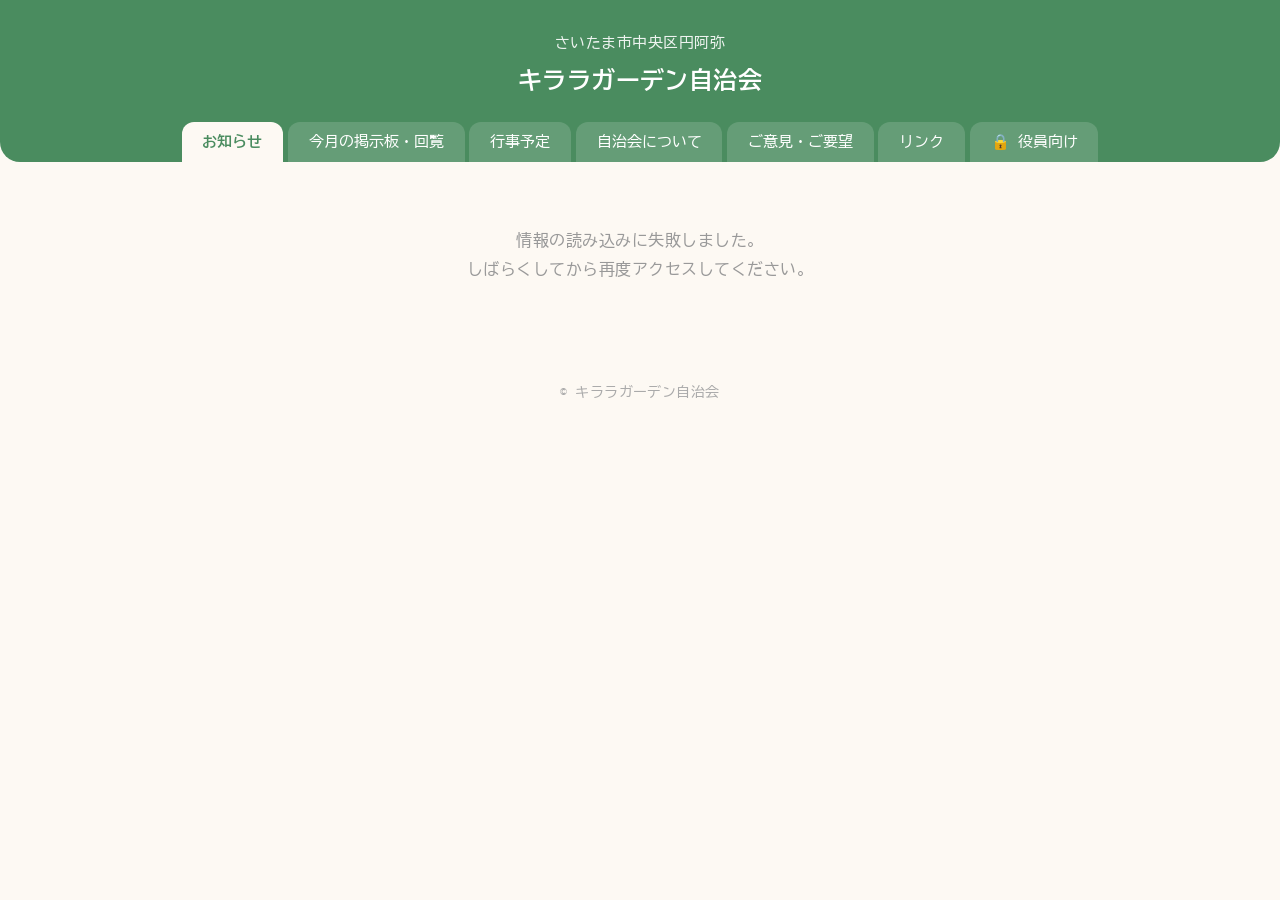
<file: index.html>
<!DOCTYPE html>
<html lang="ja">
<head>
    <meta charset="UTF-8">
    <meta name="viewport" content="width=device-width, initial-scale=1.0">
    <title>キララガーデン自治会</title>

    <link rel="preconnect" href="https://fonts.googleapis.com">
    <link rel="preconnect" href="https://fonts.gstatic.com" crossorigin>
    <link href="https://fonts.googleapis.com/css2?family=BIZ+UDGothic&display=swap" rel="stylesheet">
    <link rel="stylesheet" href="css/style.css">

    <style>
        .mobile-tower-wrapper { display: none; }
        @media screen and (max-width: 768px) {
            header .tab-nav { display: none !important; }
            .mobile-tower-wrapper {
                display: block !important;
                background-color: var(--bg-color);
                margin: 0;
                padding: 0 0 40px 0;
                font-family: 'BIZ UDGothic', sans-serif;
            }
            .tower-header-card {
                background: var(--primary-color);
                color: white;
                text-align: center;
                padding: 20px 15px;
                border-radius: 0 0 16px 16px;
                box-shadow: 0 4px 10px rgba(0,0,0,0.1);
                margin-bottom: 20px;
            }
            .tower-sub-line { font-size: 0.95rem; opacity: 0.9; margin-bottom: 0.2rem; }
            .tower-main-line { font-size: 1.5rem; font-weight: 700; margin: 0; }
            .tower-nav-grid {
                display: grid;
                grid-template-columns: 1fr 1fr;
                gap: 10px;
                padding: 0 15px;
                max-width: 600px;
                margin: 0 auto 20px auto;
            }
            .tower-btn {
                background: var(--card-bg);
                border: 1px solid #d1ded3;
                border-radius: 8px;
                padding: 12px 10px;
                text-align: center;
                color: var(--primary-color);
                font-size: 0.95rem;
                font-weight: 700;
                box-shadow: 0 2px 4px rgba(0,0,0,0.04);
                cursor: pointer;
                display: flex;
                align-items: center;
                justify-content: center;
                gap: 6px;
                font-family: inherit;
                box-sizing: border-box;
            }
            .tower-btn.active { background: var(--primary-color); color: white; border-color: var(--primary-color); }
            .mobile-content-area { padding: 0 15px; max-width: 600px; margin: 0 auto; }
            main .tab-content {
                display: none !important;
                background: var(--card-bg);
                border-radius: 10px;
                padding: 20px 16px;
                box-shadow: 0 2px 8px rgba(0,0,0,0.06);
                border: 1px solid #d1ded3;
                border-top: 4px solid var(--primary-color);
                box-sizing: border-box;
            }
            main .tab-content.active { display: block !important; }
            body { background-color: var(--bg-color); margin: 0; padding: 0; }
            header { padding: 0; background: none; }
            header .header-title { display: none; }
        }

        .portal-section-box {
            background: #f9fbf9;
            border: 1px solid #e2ece3;
            border-radius: 8px;
            padding: 15px;
            margin-bottom: 20px;
        }
        .portal-section-box h3 {
            font-size: 1.05rem;
            color: var(--primary-color);
            border-bottom: 2px solid var(--primary-color);
            padding-bottom: 5px;
            margin-top: 0;
            margin-bottom: 12px;
        }
        .file-download-list, .link-portal-list { list-style: none; padding: 0; margin: 0; }
        .file-download-list li, .link-portal-list li { margin-bottom: 8px; }
        .file-download-list a, .link-portal-list a {
            display: flex;
            align-items: center;
            justify-content: space-between;
            padding: 10px 12px;
            background: #ffffff;
            border: 1px solid #d1ded3;
            border-radius: 6px;
            color: #333;
            text-decoration: none;
            font-size: 0.95rem;
            transition: background 0.2s, border-color 0.2s;
        }
        .file-download-list a:hover, .link-portal-list a:hover { background: #f0f7f1; border-color: var(--primary-color); }
        .file-meta { font-size: 0.8rem; color: #666; background: #eee; padding: 2px 6px; border-radius: 4px; }
        .external-icon { font-size: 0.85rem; color: #b87a00; }
    </style>
</head>
<body>

    <!-- ヘッダーおよびPC用タブナビゲーション -->
    <header>
        <h1 class="header-title">
            <span class="sub-line">さいたま市中央区円阿弥</span>
            <span class="main-line">キララガーデン自治会</span>
        </h1>
        <nav class="tab-nav">
            <button type="button" class="tab-button active" data-tab="notice">お知らせ</button>
            <button type="button" class="tab-button" data-tab="board">今月の掲示板・回覧</button>
            <button type="button" class="tab-button" data-tab="event">行事予定</button>
            <button type="button" class="tab-button" data-tab="about">自治会について</button>
            <button type="button" class="tab-button" data-tab="contact">ご意見・ご要望</button>
            <button type="button" class="tab-button" data-tab="links">リンク</button>
            <button type="button" class="tab-button" data-tab="officer">🔒 役員向け</button>
        </nav>
    </header>

    <!-- モバイル用ヘッダーおよびグリッドナビゲーション -->
    <div class="mobile-tower-wrapper">
        <div class="tower-header-card">
            <div class="tower-sub-line">さいたま市中央区円阿弥</div>
            <h1 class="tower-main-line">キララガーデン自治会</h1>
        </div>
        <nav class="tower-nav-grid">
            <button type="button" class="tower-btn active" data-tab="notice"><span>📢</span><span>お知らせ</span></button>
            <button type="button" class="tower-btn" data-tab="board"><span>📋</span><span>今月の掲示板</span></button>
            <button type="button" class="tower-btn" data-tab="event"><span>📅</span><span>行事予定</span></button>
            <button type="button" class="tower-btn" data-tab="about"><span>🏠</span><span>自治会について</span></button>
            <button type="button" class="tower-btn" data-tab="contact"><span>💬</span><span>ご意見・ご要望</span></button>
            <button type="button" class="tower-btn" data-tab="links"><span>🔗</span><span>リンク</span></button>
            <button type="button" class="tower-btn" data-tab="officer"><span>🔒</span><span>役員向け</span></button>
            <div style="visibility: hidden;"></div>
        </nav>
    </div>

    <!-- メインコンテンツエリア -->
    <main>
        <div class="mobile-content-area">

            <!-- お知らせタブ -->
            <section id="notice" class="tab-content active">
                <div id="notice-container"><p id="loading">読み込み中...</p></div>
            </section>

            <!-- 今月の掲示板タブ -->
            <section id="board" class="tab-content">
                <div class="board-highlight">
                    <p style="margin-bottom: 1rem;">さいたま市中央区が発行する、今月の掲示ポスター・回覧文書はこちらから確認できます。</p>
                    <ul class="link-list" style="margin-bottom: 0;">
                        <li><a href="https://www.city.saitama.lg.jp/001/013/007/p074093.html" target="_blank" rel="noopener noreferrer"><span>📌 今月の掲示ポスター・回覧文書（さいたま市）</span><span class="external-icon">↗ 外部サイト</span></a></li>
                    </ul>
                </div>
            </section>

            <!-- 行事予定タブ -->
            <section id="event" class="tab-content">
                <div id="event-container"><p>読み込み中...</p></div>
            </section>

            <!-- 自治会についてタブ -->
            <section id="about" class="tab-content">
                <div class="info-card">
                    <dl>
                        <dt>自治会名</dt><dd>キララガーデン自治会</dd>
                        <dt>設立</dt><dd>2007年9月</dd>
                        <dt>所在地</dt><dd>〒338-0007 さいたま市中央区円阿弥5-8-50</dd>
                        <dt>お問い合わせ</dt><dd><a href="mailto:kilala-jichi@gmail.com" class="mail-link">kilala-jichi@gmail.com</a></dd>
                    </dl>
                </div>
            </section>

            <!-- ご意見・ご要望タブ（固定コンテンツ） -->
            <section id="contact" class="tab-content">
                <div class="notice-warning">
                    <p><strong>⚠️ ご注意ください</strong></p>
                    <p>
                        こちらは<strong>自治会</strong>へのご意見・ご要望の窓口です。<br>
                        マンションの管理・修繕・共用部分等に関する<strong>管理組合（理事会）</strong>へのお問い合わせはご遠慮ください。<br>
                    </p>
                    <p></p>
                    <p>
                        ※管理組合に関するお問い合わせは、別途管理組合の窓口（管理人室）までご連絡をお願いいたします。
                    </p>
                </div>

                <div class="info-card">
                    <p style="margin-bottom: 1rem;">
                        自治会では、以下のような地域コミュニティ活動に関するご意見・ご要望を受け付けております。
                    </p>
                    <ul class="topic-list">
                        <li>🏘️ 地域コミュニティ活動について</li>
                        <li>🛡️ 防犯・防災に関するご相談</li>
                        <li>🎉 地域行事・イベントへの参加について</li>
                        <li>📋 回覧板・掲示物に関するお問い合わせ</li>
                        <li>💬 その他、自治会活動全般に関するご意見</li>
                    </ul>

                    <p style="margin-top: 1.5rem;">
                        ご意見・ご要望は、下記メールアドレスまでお気軽にお寄せください。
                    </p>
                    <p style="margin-top: 1rem;">
                        <a href="mailto:kilala-jichi@gmail.com?subject=【ご意見・ご要望】" class="mail-link">
                            kilala-jichi@gmail.com
                        </a>
                    </p>
                </div>
            </section>

            <!-- リンクタブ -->
            <section id="links" class="tab-content">
                <div id="links-container"><p>読み込み中...</p></div>
            </section>

            <!-- 役員向けタブ -->
            <section id="officer" class="tab-content">
                <div class="info-card">
                    <h2>役員向けポータル</h2>

                    <!-- ログインフォームコンテナ -->
                    <div id="login-container" style="margin-top: 15px;">
                        <p style="color: #666; font-size: 0.95rem; line-height: 1.6;">
                            ⚠️ 【重要】役員用ページです。関係者以外の方のアクセスおよび情報の持ち出しは固くお断りいたします。なお、セキュリティ確保のためアクセスログを記録しております。
                        </p>
                        <div style="display: flex; flex-direction: column; gap: 10px; margin-top: 15px; max-width: 400px;">
                            <input type="text" id="login-id" placeholder="役員ID" style="padding: 10px; border: 1px solid #ccc; border-radius: 4px; font-size: 1rem;" />
                            <input type="password" id="login-pass" placeholder="パスワード" style="padding: 10px; border: 1px solid #ccc; border-radius: 4px; font-size: 1rem;" />
                            <button type="button" onclick="handleLogin()" style="padding: 10px; background: var(--primary-color); color: #fff; border: none; border-radius: 4px; font-size: 1rem; cursor: pointer; font-weight: bold;">ログイン</button>
                            <p id="login-error" style="color: red; font-size: 0.85rem; margin: 0; display: none;">IDまたはパスワードが違います。</p>
                        </div>
                        <p style="font-size: 0.8rem; color: #666; margin-top: 15px;">※動作確認用モックID: <code>kirara</code> / PW: <code>kanji</code></p>
                    </div>

                    <!-- 認証成功後に表示される役員向けコンテンツ -->
                    <div id="officer-content" style="display: none; margin-top: 15px;">
                        <div style="display: flex; justify-content: space-between; align-items: center; background: #e8f5e9; border: 1px solid #c8e6c9; padding: 10px 15px; border-radius: 6px; margin-bottom: 20px;">
                            <span style="color: #2e7d32; font-weight: bold; font-size: 0.95rem;">✅ 認証成功：役員モードで接続中</span>
                            <button type="button" onclick="handleLogout()" style="padding: 5px 12px; font-size: 0.85rem; background: #757575; color: #fff; border: none; border-radius: 4px; cursor: pointer;">ログアウト</button>
                        </div>

                        <!-- 1. 伝言・トピック -->
                        <div class="portal-section-box">
                            <h3>📌 役員専用 伝言・トピック</h3>
                            <p style="font-size: 0.9rem; color: #666; margin: 0 0 10px 0;">定例会議の議事録サマリーや、今期の重要タスクを共有しています。</p>
                            <ul id="dynamic-notices" style="margin: 0; padding-left: 20px; line-height: 1.8; font-size: 0.95rem;">
                                <li>読み込み中...</li>
                            </ul>
                        </div>

                        <!-- 2. ファイル共有 -->
                        <div class="portal-section-box">
                            <h3>📁 ファイル共有・各種フォーマット</h3>
                            <p style="font-size: 0.9rem; color: #666; margin: 0 0 10px 0;">よく利用する申請書、名簿、マニュアル等をダウンロードできます。</p>
                            <ul id="dynamic-files" class="file-download-list">
                                <li>読み込み中...</li>
                            </ul>
                        </div>

                        <!-- 3. クイックリンク -->
                        <div class="portal-section-box">
                            <h3>🔗 役員向けクイックリンク</h3>
                            <p style="font-size: 0.9rem; color: #666; margin: 0 0 10px 0;">行政手続きやクラウドストレージなど、実務で頻繁に開くリンク集です。</p>
                            <ul id="dynamic-links" class="link-portal-list">
                                <li>読み込み中...</li>
                            </ul>
                        </div>

                        <!-- 4. 緊急連絡先一覧 -->
                        <div>
                            <h3 style="color: #333; border-bottom: 2px solid var(--primary-color); padding-bottom: 6px; font-size: 1.1rem;">📞 役員間 緊急連絡先一覧</h3>
                            <table style="width: 100%; border-collapse: collapse; margin-top: 10px; font-size: 0.9rem;">
                                <thead>
                                    <tr style="background: #f5f5f5; border-bottom: 1px solid #ddd;">
                                        <th style="text-align: left; padding: 6px;">役職</th>
                                        <th style="text-align: left; padding: 6px;">氏名</th>
                                        <th style="text-align: left; padding: 6px;">連絡先</th>
                                    </tr>
                                </thead>
                                <tbody id="dynamic-contacts">
                                    <tr><td colspan="3" style="padding: 6px;">読み込み中...</td></tr>
                                </tbody>
                            </table>
                        </div>
                    </div>
                </div>
		<!-- プライバシーポリシーへ -->
		<p style="font-size:0.85rem; color:#666; margin:0;">
		  <a href="privacy-policy.html" target="_blank" rel="noopener noreferrer" aria-label="プライバシーポリシー（新しいタブで開きます）">プライバシーポリシー</a>
		</p>
            </section>

        </div>
    </main>

    <!-- フッター -->
    <footer>
        <p>&copy; キララガーデン自治会</p>
    </footer>

    <!-- 外部スクリプト -->
    <script src="js/app.js"></script>

    <!-- インラインスクリプト（アクセスログ送信・役員ログイン/ログアウト・ダウンロードログ） -->
    <script>
        // GAS WebアプリのエンドポイントURL（アクセスログ記録用）
        const GAS_WEB_APP_URL = "https://script.google.com/macros/s/AKfycbwQqhJ9dZmh4rZJyiuXJ8t_oTA7U2sOIFiLy1jFgSXWTR94MPzBJJDcg7jgOHJQIHyKTQ/exec";

        /**
         * アクセスログをGASへ送信する関数
         */
        async function sendAccessLog(type, userId, detail) {
            let clientIp = "取得失敗";
            try {
                const res = await fetch('https://api.ipify.org?format=json');
                const data = await res.json();
                clientIp = data.ip;
            } catch (e) {}

            const timestamp = new Date().toLocaleString("ja-JP", { timeZone: "Asia/Tokyo" });
            const deviceInfo = [`IP: ${clientIp}`, `解像度: ${window.screen.width}x${window.screen.height}`, `UA: ${navigator.userAgent}`].join(" | ");

            // no-cors のため厳密なレスポンスは取得できない想定
            fetch(GAS_WEB_APP_URL, {
                method: "POST",
                mode: "no-cors",
                headers: { "Content-Type": "application/json" },
                body: JSON.stringify({ timestamp, type, userId: userId || "未入力", detail, userAgent: deviceInfo })
            }).catch(err => console.error(err));
        }

        /**
         * ログイン処理（モックID/PW検証、アクセスログ送信、データ読込トリガー）
         * ※役員データ取得は app.js 側の loadOfficerPortalData() を使用
         */
        function handleLogin() {
            const inputId = document.getElementById('login-id').value;
            const inputPass = document.getElementById('login-pass').value;
            const errorMsg = document.getElementById('login-error');

            if (inputId === 'kirara' && inputPass === 'kanji') {
                sendAccessLog("ログイン", inputId, "成功");
                errorMsg.style.display = 'none';
                document.getElementById('login-container').style.display = 'none';
                document.getElementById('officer-content').style.display = 'block';

                // app.js 側の関数を呼び出す
                if (typeof loadOfficerPortalData === 'function') {
                    loadOfficerPortalData();
                } else {
                    console.error('loadOfficerPortalData is not available.');
                }
            } else {
                sendAccessLog("ログイン", inputId, "失敗");
                errorMsg.style.display = 'block';
            }
        }

        /**
         * ダウンロード時のログ記録関数
         */
        function handleDownload(fileName) {
            const currentId = document.getElementById('login-id').value || "kirara";
            sendAccessLog("ダウンロード", currentId, fileName);
            alert(fileName + ' のダウンロードログを記録しました。');
        }

        /**
         * ログアウト処理
         */
        function handleLogout() {
            document.getElementById('login-id').value = '';
            document.getElementById('login-pass').value = '';
            document.getElementById('login-container').style.display = 'block';
            document.getElementById('officer-content').style.display = 'none';
        }
    </script>
</body>
</html>
</file>
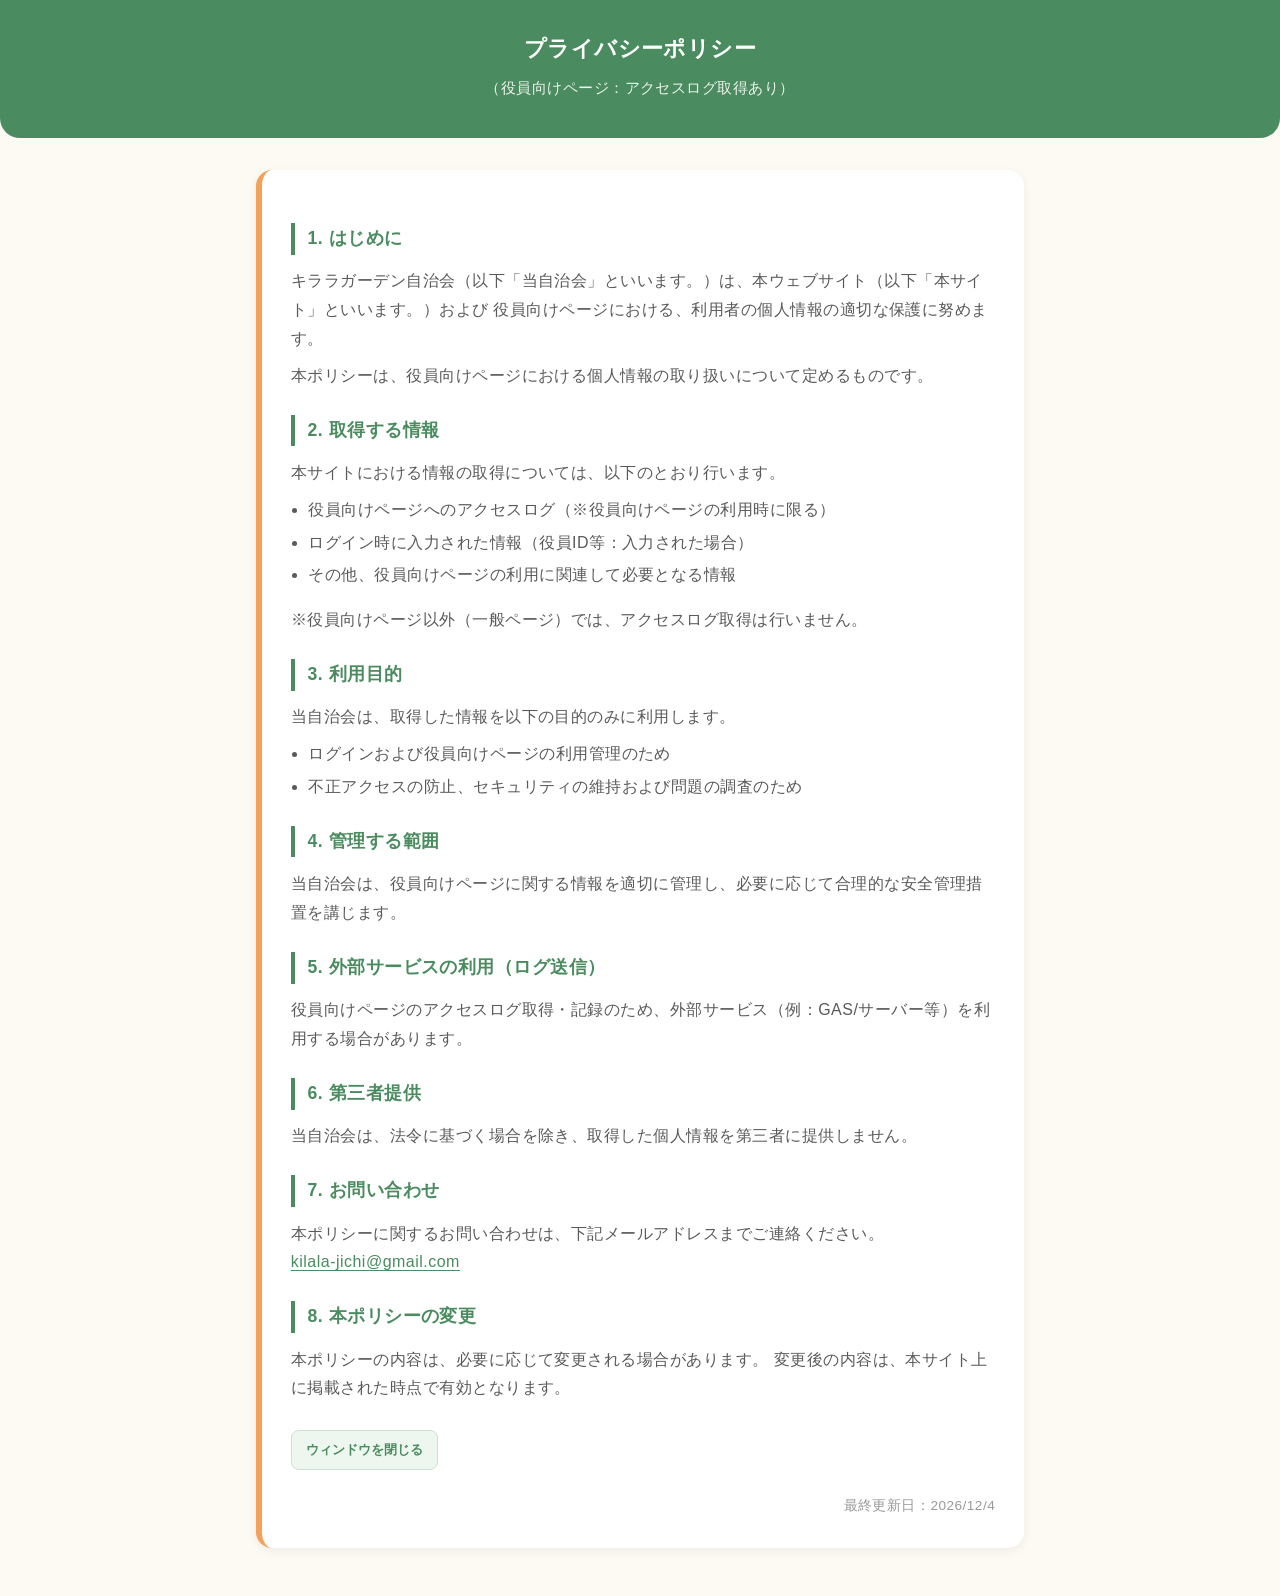
<file: privacy-policy.html>
<!DOCTYPE html>
<html lang="ja">
<head>
  <meta charset="UTF-8" />
  <meta name="viewport" content="width=device-width, initial-scale=1.0" />
  <title>プライバシーポリシー</title>

  <!-- 既存サイトの見た目に寄せた簡易CSS（必要なら調整可） -->
  <style>
    :root{
      --primary-color: #4a8c5f;
      --accent-color: #f4a259;
      --bg-color: #fdf9f3;
      --card-bg: #ffffff;
      --text-color: #5a5a5a;
    }

    *{ box-sizing: border-box; margin: 0; padding: 0; }

    body{
      font-family: "BIZ UDGothic","Yu Gothic","Hiragino Sans",sans-serif;
      background: var(--bg-color);
      color: var(--text-color);
      line-height: 1.8;
      letter-spacing: 0.03em;
    }

    header{
      background: var(--primary-color);
      color: #fff;
      padding: 1.8rem 1.5rem;
      text-align: center;
      border-radius: 0 0 20px 20px;
      margin-bottom: 0;
    }

    header h1{ font-size: 1.4rem; font-weight: 800; }

    main{
      max-width: 800px;
      margin: 0 auto;
      padding: 2rem 1rem 3rem;
    }

    .policy-card{
      background: var(--card-bg);
      border-radius: 16px;
      box-shadow: 0 3px 10px rgba(0,0,0,0.06);
      padding: 1.8rem;
      border-left: 6px solid var(--accent-color);
    }

    h2{
      color: var(--primary-color);
      font-size: 1.1rem;
      margin: 1.5rem 0 0.8rem;
      font-weight: 800;
      border-left: 4px solid var(--primary-color);
      padding-left: 0.8rem;
    }

    p{ margin-bottom: 0.5rem; }

    ul{
      margin: 0.5rem 0 1rem 1.1rem;
    }

    li{ margin: 0.25rem 0; }

    .updated-date{
      color:#999;
      font-size:0.85rem;
      margin-top: 1.5rem;
      text-align: right;
    }

    a{
      color: var(--primary-color);
      text-decoration: underline;
      text-underline-offset: 3px;
    }

    .back-link{
      display: inline-block;
      margin-top: 1.2rem;
      padding: 10px 14px;
      border-radius: 8px;
      background: #eef7ef;
      color: var(--primary-color);
      border: 1px solid #d1ded3;
      cursor: pointer;
      font-weight: 700;
    }
  </style>
</head>

<body>
  <header>
    <h1>プライバシーポリシー</h1>
    <p style="opacity:0.9; margin-top:0.3rem; font-size:0.95rem;">（役員向けページ：アクセスログ取得あり）</p>
  </header>

  <main>
    <div class="policy-card">
      <h2>1. はじめに</h2>
      <p>
        キララガーデン自治会（以下「当自治会」といいます。）は、本ウェブサイト（以下「本サイト」といいます。）および
        役員向けページにおける、利用者の個人情報の適切な保護に努めます。
      </p>
      <p>
        本ポリシーは、役員向けページにおける個人情報の取り扱いについて定めるものです。
      </p>

      <h2>2. 取得する情報</h2>
      <p>
        本サイトにおける情報の取得については、以下のとおり行います。
      </p>

      <ul>
        <li>役員向けページへのアクセスログ（※役員向けページの利用時に限る）</li>
        <li>ログイン時に入力された情報（役員ID等：入力された場合）</li>
        <li>その他、役員向けページの利用に関連して必要となる情報</li>
      </ul>

      <p>
        ※役員向けページ以外（一般ページ）では、アクセスログ取得は行いません。
      </p>

      <h2>3. 利用目的</h2>
      <p>
        当自治会は、取得した情報を以下の目的のみに利用します。
      </p>
      <ul>
        <li>ログインおよび役員向けページの利用管理のため</li>
        <li>不正アクセスの防止、セキュリティの維持および問題の調査のため</li>
      </ul>

      <h2>4. 管理する範囲</h2>
      <p>
        当自治会は、役員向けページに関する情報を適切に管理し、必要に応じて合理的な安全管理措置を講じます。
      </p>

      <h2>5. 外部サービスの利用（ログ送信）</h2>
      <p>
        役員向けページのアクセスログ取得・記録のため、外部サービス（例：GAS/サーバー等）を利用する場合があります。
      </p>

      <h2>6. 第三者提供</h2>
      <p>
        当自治会は、法令に基づく場合を除き、取得した個人情報を第三者に提供しません。
      </p>

      <h2>7. お問い合わせ</h2>
      <p>
        本ポリシーに関するお問い合わせは、下記メールアドレスまでご連絡ください。
        <br />
        <a href="mailto:kilala-jichi@gmail.com?subject=【プライバシーポリシー】">kilala-jichi@gmail.com</a>
      </p>

      <h2>8. 本ポリシーの変更</h2>
      <p>
        本ポリシーの内容は、必要に応じて変更される場合があります。
        変更後の内容は、本サイト上に掲載された時点で有効となります。
      </p>

      <button class="back-link" type="button" onclick="closePrivacy()">
        ウィンドウを閉じる
      </button>

      <div class="updated-date">
        最終更新日：<span id="updated-date">—</span>
      </div>
    </div>
  </main>

  <script>
    // 最終更新日（任意）
    (function () {
      const el = document.getElementById('updated-date');
      if (!el) return;
      el.textContent = new Date().toLocaleDateString('ja-JP');
    })();

    // プライバシーページを「閉じる」動作にする
    function closePrivacy() {
      // まずウィンドウを閉じようとする（window.open で開いたウィンドウのみ確実に閉じられる）
      try {
        window.close();
      } catch (e) {
        // 無視してフォールバックへ
      }

      // 0.2秒後にまだ閉じられていなければフォールバック処理
      setTimeout(() => {
        // ブラウザによっては window.closed が正しく反映されないことがあるため慎重に判定
        if (typeof window.closed === 'boolean' && window.closed) return;

        // 履歴があれば戻る（ユーザーが前のページから来ていれば自然に戻る）
        if (history.length > 1) {
          history.back();
          return;
        }

        // 最終手段：index.html に遷移（ハッシュは付けない）
        window.location.href = 'index.html';
      }, 200);
    }
  </script>
</body>
</html>
</file>
<file: css/style.css>
:root {
  --primary-color: #4a8c5f;
  --accent-color: #f4a259;
  --bg-color: #fdf9f3;
  --card-bg: #ffffff;
  --text-color: #5a5a5a;
  --new-color: #e0574f;
}

* {
  box-sizing: border-box;
  margin: 0;
  padding: 0;
}

body {
  font-family: "BIZ UDGothic", "Yu Gothic", "Hiragino Sans", sans-serif;
  background-color: var(--bg-color);
  color: var(--text-color);
  line-height: 1.8;
  letter-spacing: 0.03em;
}

header {
  background-color: var(--primary-color);
  color: white;
  padding: 1.8rem 1.5rem 0;
  text-align: center;
  border-radius: 0 0 20px 20px;
}

.header-title {
  margin-bottom: 1.2rem;
}

.header-title .sub-line {
  display: block;
  font-size: 0.95rem;
  font-weight: 500;
  opacity: 0.9;
  margin-bottom: 0.2rem;
}

.header-title .main-line {
  display: block;
  font-size: 1.5rem;
  font-weight: 700;
}

.tab-nav {
  display: flex;
  justify-content: center;
  flex-wrap: wrap;
  gap: 0.3rem;
}

.tab-button {
  background: rgba(255,255,255,0.15);
  color: white;
  border: none;
  padding: 0.7rem 1.3rem;
  border-radius: 12px 12px 0 0;
  font-family: inherit;
  font-size: 0.95rem;
  cursor: pointer;
  transition: background 0.2s;
}

.tab-button:hover {
}

.tab-button.active {
  background: var(--bg-color);
  color: var(--primary-color);
  font-weight: 700;
}

main {
  max-width: 800px;
  margin: 0 auto;
  padding: 2rem 1rem;
}

.tab-content {
  display: none;
}

.tab-content.active {
  display: block;
}

.notice-card {
  background: var(--card-bg);
  border-radius: 16px;
  padding: 1.8rem;
  margin-bottom: 1.5rem;
  box-shadow: 0 3px 10px rgba(0,0,0,0.06);
  border-left: 6px solid var(--accent-color);
  position: relative;
}

.notice-date {
  display: inline-block;
  background-color: #fef3e7;
  color: var(--accent-color);
  font-weight: 500;
  font-size: 0.85rem;
  padding: 0.2rem 0.8rem;
  border-radius: 999px;
  margin-bottom: 0.6rem;
}

.notice-category {
  display: inline-block;
  background-color: var(--primary-color);
  color: white;
  font-size: 0.75rem;
  padding: 0.15rem 0.7rem;
  border-radius: 999px;
  margin-left: 0.5rem;
}

.new-badge {
  display: inline-block;
  background-color: var(--new-color);
  color: white;
  font-size: 0.7rem;
  font-weight: 700;
  padding: 0.15rem 0.6rem;
  border-radius: 999px;
  margin-left: 0.5rem;
  vertical-align: middle;
}

.end-badge {
  display: inline-block;
  background-color: #999;
  color: white;
  font-size: 0.7rem;
  font-weight: 700;
  padding: 0.15rem 0.6rem;
  border-radius: 999px;
  margin-left: 0.5rem;
  vertical-align: middle;
}

.notice-title {
  color: var(--primary-color);
  margin: 0.5rem 0 0.8rem;
  font-size: 1.25rem;
  font-weight: 700;
}

.notice-body {
  white-space: pre-wrap;
  font-weight: 400;
}

.notice-image {
  max-width: 100%;
  margin-top: 1rem;
  border-radius: 12px;
}

.pdf-link {
  display: inline-flex;
  align-items: center;
  gap: 0.4rem;
  margin-top: 1rem;
  padding: 0.5rem 1rem;
  background: #fef3e7;
  color: var(--accent-color);
  text-decoration: none;
  border-radius: 8px;
  font-size: 0.9rem;
  font-weight: 500;
}

.pdf-link:hover {
  background: #fce3c2;
}

.link-list {
  list-style: none;
  margin-bottom: 1.5rem;
}

.link-list li {
  margin-bottom: 0.8rem;
}

.link-list a {
  display: flex;
  justify-content: space-between;
  align-items: center;
  background: var(--card-bg);
  padding: 1rem 1.5rem;
  border-radius: 12px;
  text-decoration: none;
  color: var(--text-color);
  box-shadow: 0 2px 6px rgba(0,0,0,0.06);
  transition: transform 0.15s;
}

.link-list a:hover {
  transform: translateX(4px);
}

.external-icon {
  color: var(--accent-color);
  font-size: 0.85rem;
  white-space: nowrap;
  margin-left: 1rem;
}

.section-heading {
  color: var(--primary-color);
  font-size: 1.1rem;
  font-weight: 700;
  margin: 1.5rem 0 0.8rem;
}

.section-heading:first-child {
  margin-top: 0;
}

.board-highlight {
  background: #eef7ef;
  border: 2px dashed var(--primary-color);
  border-radius: 16px;
  padding: 1.5rem;
  margin-bottom: 1.5rem;
}

.board-highlight a {
  box-shadow: none;
  background: var(--card-bg);
}

.info-card {
  background: var(--card-bg);
  border-radius: 16px;
  padding: 1.8rem;
  box-shadow: 0 3px 10px rgba(0,0,0,0.06);
}

.info-card dt {
  font-weight: 700;
  color: var(--primary-color);
  margin-top: 1rem;
}

.info-card dt:first-child {
  margin-top: 0;
}

.mail-link {
  color: var(--primary-color);
  text-decoration: underline;
  text-underline-offset: 3px;
}

.mail-link:hover {
  opacity: 0.7;
}

.notice-warning {
  background: #fff3cd;
  border: 2px solid #e0a800;
  border-radius: 12px;
  padding: 1.2rem 1.5rem;
  margin-bottom: 1.5rem;
  color: #7a5c00;
  font-size: 0.9rem;
  line-height: 1.7;
}

.notice-warning strong {
  color: #7a5c00;
}

.topic-list {
  list-style: none;
  padding-left: 0;
}

.topic-list li {
  padding: 0.6rem 0;
  border-bottom: 1px solid #eee;
}

.topic-list li:last-child {
  border-bottom: none;
}

.error-message {
  text-align: center;
  padding: 2rem;
  color: #999;
}

footer {
  text-align: center;
  padding: 2rem;
  color: #aaa;
  font-size: 0.85rem;
}

/* ================================
   �X�}�z�c�����i��600px�ȉ��j
   ================================ */
@media (max-width: 600px) {

  body {
    font-size: 0.95rem !important;
    line-height: 1.6 !important;
  }

  h1 {
    font-size: 1.3rem !important;
    margin-top: 12px !important;
    margin-bottom: 10px !important;
  }
  h2 {
    font-size: 1.15rem !important;
    margin-top: 10px !important;
    margin-bottom: 8px !important;
  }
  h3 {
    font-size: 1.05rem !important;
    margin-top: 8px !important;
    margin-bottom: 6px !important;
  }

  .info-card,
  .portal-section-box,
  .notice-card,
  .tab-content {
    padding: 14px 16px !important;
  }

  p,
  li {
    line-height: 1.5 !important;
    letter-spacing: 0.02em !important;
  }

  table th,
  table td {
    padding: 6px 4px !important;
    font-size: 0.9rem !important;
  }

  button {
    padding: 8px 12px !important;
    font-size: 0.95rem !important;
  }

  .portal-section-box,
  .notice-card {
    margin-bottom: 16px !important;
  }

  .tab-button,
  .tower-btn {
    padding: 0.55rem 1rem !important;
    font-size: 0.9rem !important;
  }

  main {
    padding: 1.5rem 0.8rem !important;
  }

  /* ============================================
     �� �X�}�z�������u �O���T�C�g�v���E�񂹂ɂ���
     ============================================ */

  /* a ���c���т� flex �ɂ���i���ꂪ�K�{�j */
  .link-list li a {
    display: flex !important;
    flex-direction: column !important;
    width: 100% !important; /* �� �E�񂹂������悤�ɕ����������� */
  }

  /* �^�C�g���͏� */
  .link-list li a span:first-child {
    order: 1 !important;
  }

  /* �O���T�C�g���E�񂹂ɂ��� */
  .external-icon {
    order: 2 !important;
    align-self: flex-end !important; /* �� �E�񂹂̌���� */
    margin-top: 0.3rem !important;
  }
}
</file>
